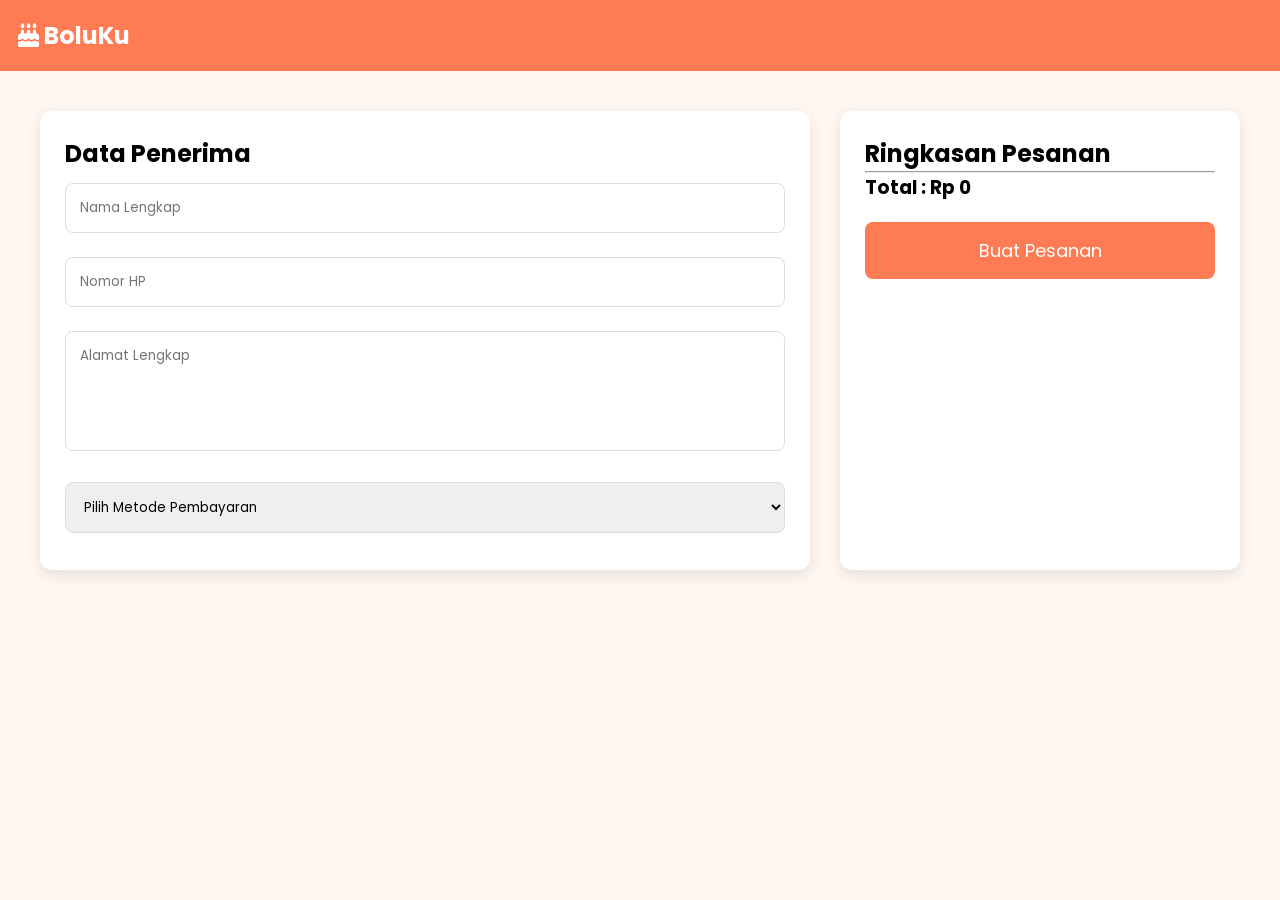
<file: checkout.html>
<!DOCTYPE html>
<html lang="id">
<head>

<meta charset="UTF-8">
<meta name="viewport" content="width=device-width, initial-scale=1.0">

<title>Checkout BoluKu</title>

<link rel="stylesheet" href="checkout.css">

<link href="https://fonts.googleapis.com/css2?family=Poppins:wght@300;400;500;600;700&display=swap" rel="stylesheet">

<link rel="stylesheet"
href="https://cdnjs.cloudflare.com/ajax/libs/font-awesome/6.5.2/css/all.min.css">

</head>
<body>

<header>

<nav>

<div class="logo">

<i class="fa-solid fa-cake-candles"></i>

<span>BoluKu</span>

</div>

</nav>

</header>

<div class="container">

<div class="kiri">

<h2>Data Penerima</h2>

<input type="text" id="nama" placeholder="Nama Lengkap">

<input type="text" id="telepon" placeholder="Nomor HP">

<textarea
id="alamat"
placeholder="Alamat Lengkap"></textarea>

<select id="pembayaran">

<option value="">Pilih Metode Pembayaran</option>

<option>Transfer Bank</option>

<option>E-Wallet</option>

<option>COD</option>

</select>

</div>

<div class="kanan">

<h2>Ringkasan Pesanan</h2>

<div id="checkout-items"></div>

<hr>

<h3>Total :
<span id="total"></span>
</h3>

<button id="pesan">

Buat Pesanan

</button>

</div>

</div>

<script src="checkout.js"></script>

</body>
</html>
</file>
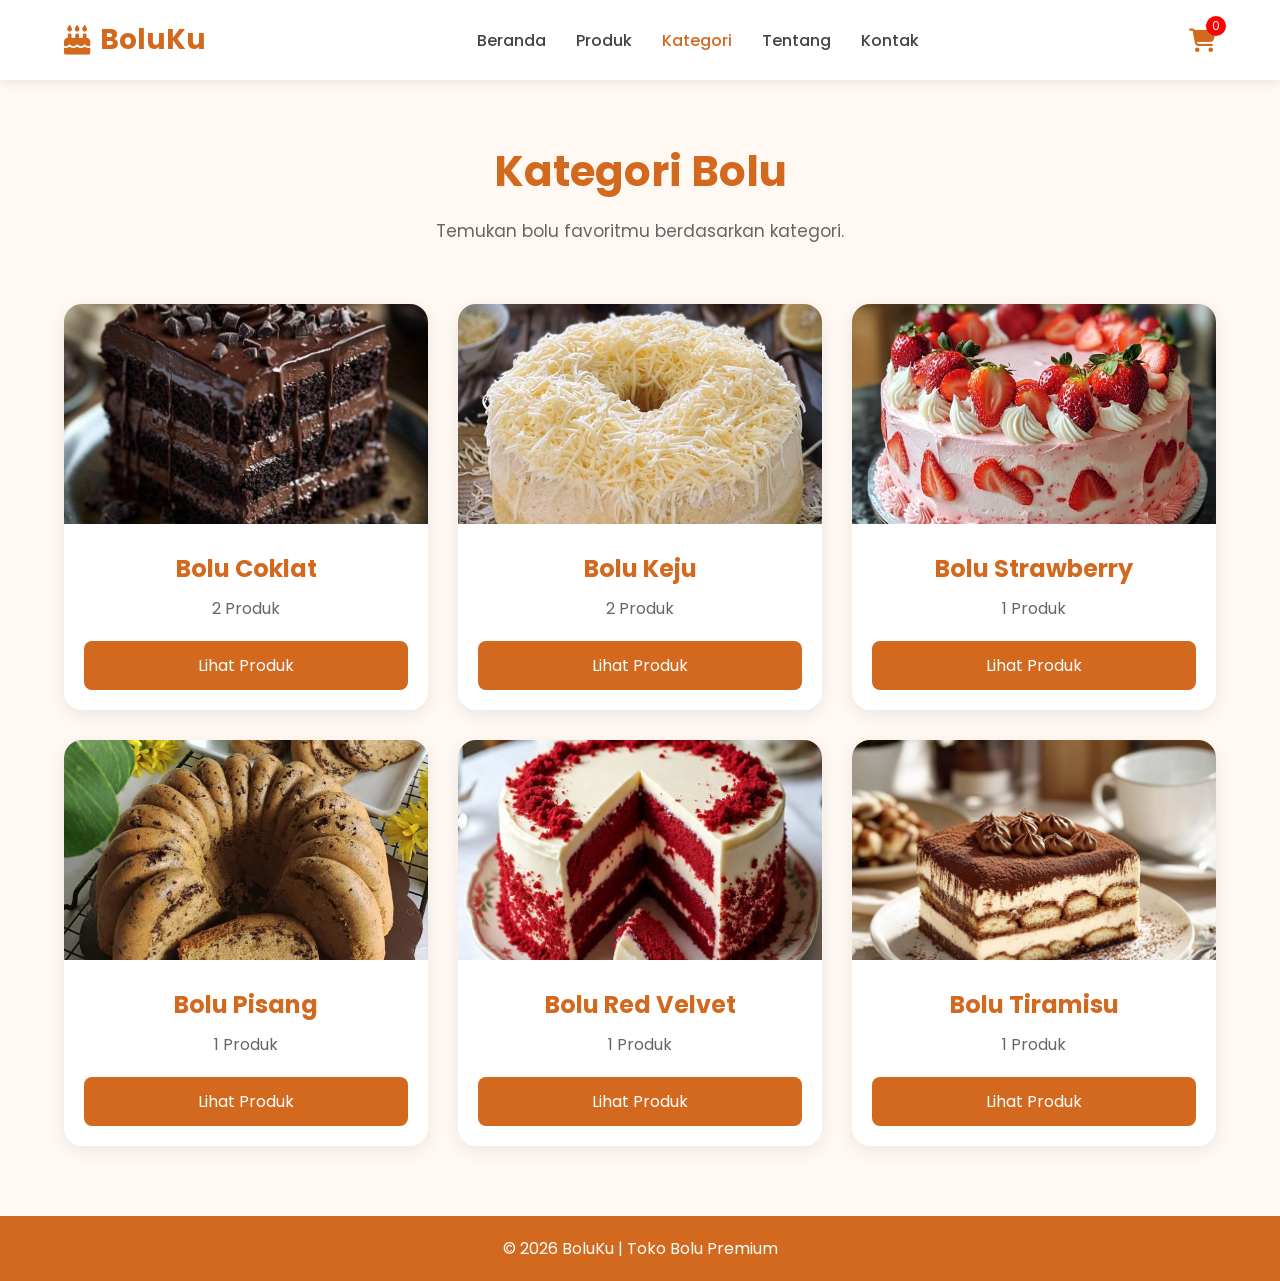
<file: kategori.html>
<!DOCTYPE html>
<html lang="id">
<head>

<meta charset="UTF-8">
<meta name="viewport" content="width=device-width, initial-scale=1.0">

<title>Kategori | BoluKu</title>

<link rel="stylesheet" href="kategori.css">

<link href="https://fonts.googleapis.com/css2?family=Poppins:wght@300;400;500;600;700&display=swap" rel="stylesheet">

<link rel="stylesheet"
href="https://cdnjs.cloudflare.com/ajax/libs/font-awesome/6.5.2/css/all.min.css">

</head>

<body>

<header>

<nav>

<div class="logo">
<i class="fa-solid fa-cake-candles"></i>
<span>BoluKu</span>
</div>

<ul>

<li><a href="index.html">Beranda</a></li>
<li><a href="produk.html">Produk</a></li>
<li><a href="kategori.html" class="active">Kategori</a></li>
<li><a href="tentang.html">Tentang</a></li>
<li><a href="kontak.html">Kontak</a></li>

</ul>

<div class="menu-icon">

<a href="keranjang.html">

<i class="fa-solid fa-cart-shopping"></i>

<span id="cart-count">0</span>

</a>

</div>

</nav>

</header>

<section class="hero">

<h1>Kategori Bolu</h1>

<p>
Temukan bolu favoritmu berdasarkan kategori.
</p>

</section>

<section class="kategori-container" id="kategori-list">

<!-- Diisi JavaScript -->

</section>

<footer>

<p>© 2026 BoluKu | Toko Bolu Premium</p>

</footer>

<script src="kategori.js"></script>

</body>
</html>
</file>
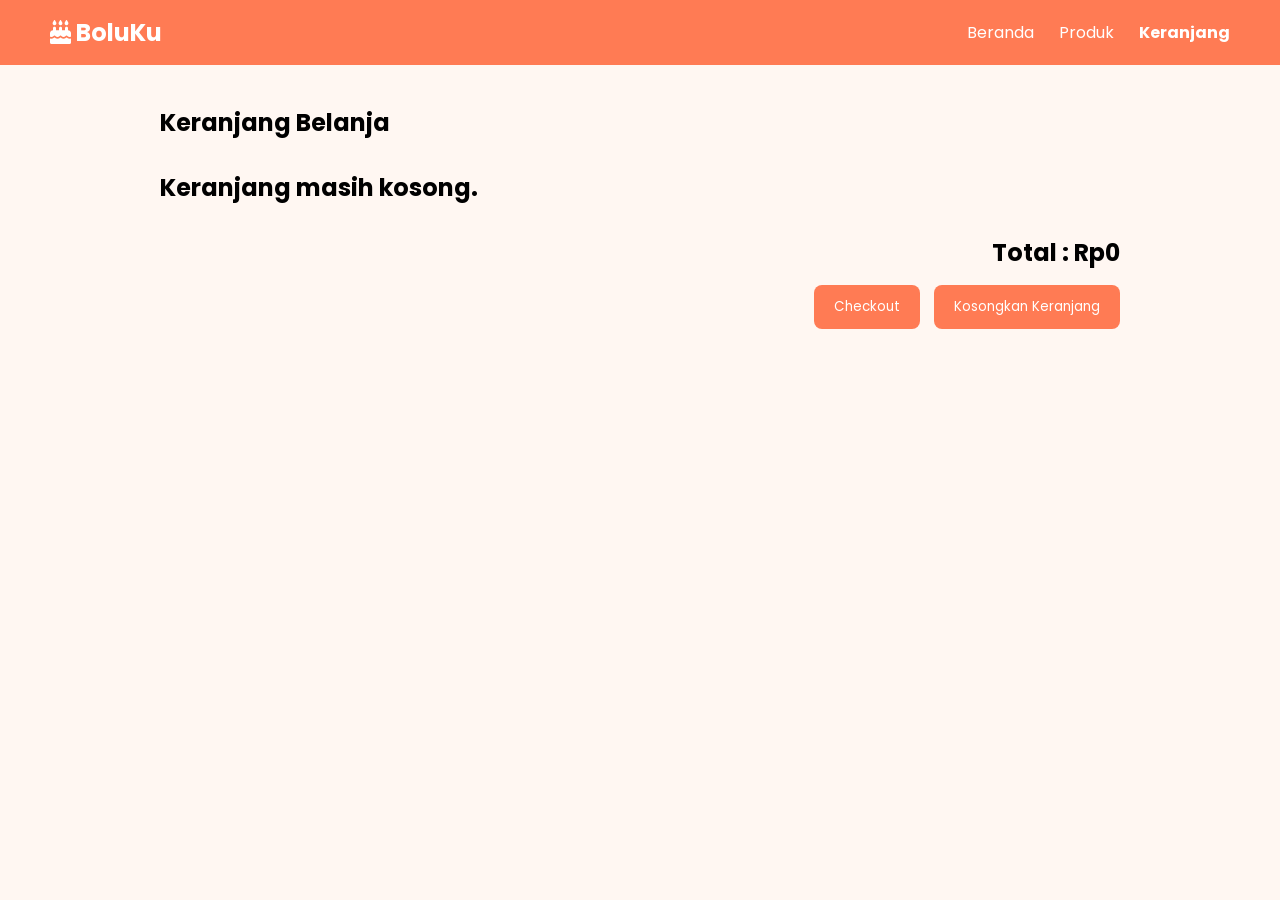
<file: keranjang.html>
<!DOCTYPE html>
<html lang="id">
<head>
    <meta charset="UTF-8">
    <meta name="viewport" content="width=device-width, initial-scale=1.0">
    <title>Keranjang Belanja - BoluKu</title>

    <link rel="stylesheet" href="keranjang.css">

    <link href="https://fonts.googleapis.com/css2?family=Poppins:wght@300;400;500;600;700&display=swap" rel="stylesheet">

    <link rel="stylesheet"
    href="https://cdnjs.cloudflare.com/ajax/libs/font-awesome/6.5.2/css/all.min.css">
</head>
<body>

<header>

<nav>

<div class="logo">
<i class="fa-solid fa-cake-candles"></i>
<span>BoluKu</span>
</div>

<ul>

<li><a href="index.html">Beranda</a></li>
<li><a href="produk.html">Produk</a></li>
<li><a href="keranjang.html" class="active">Keranjang</a></li>

</ul>

</nav>

</header>

<section class="cart">

<h1>Keranjang Belanja</h1>

<div id="cart-items"></div>

<div class="cart-total">

<h2>Total :
<span id="total-harga">
Rp0
</span>
</h2>

<button id="checkout">
Checkout
</button>

<button id="hapus-semua">
Kosongkan Keranjang
</button>

</div>

</section>

<script src="keranjang.js"></script>

</body>
</html>
</file>
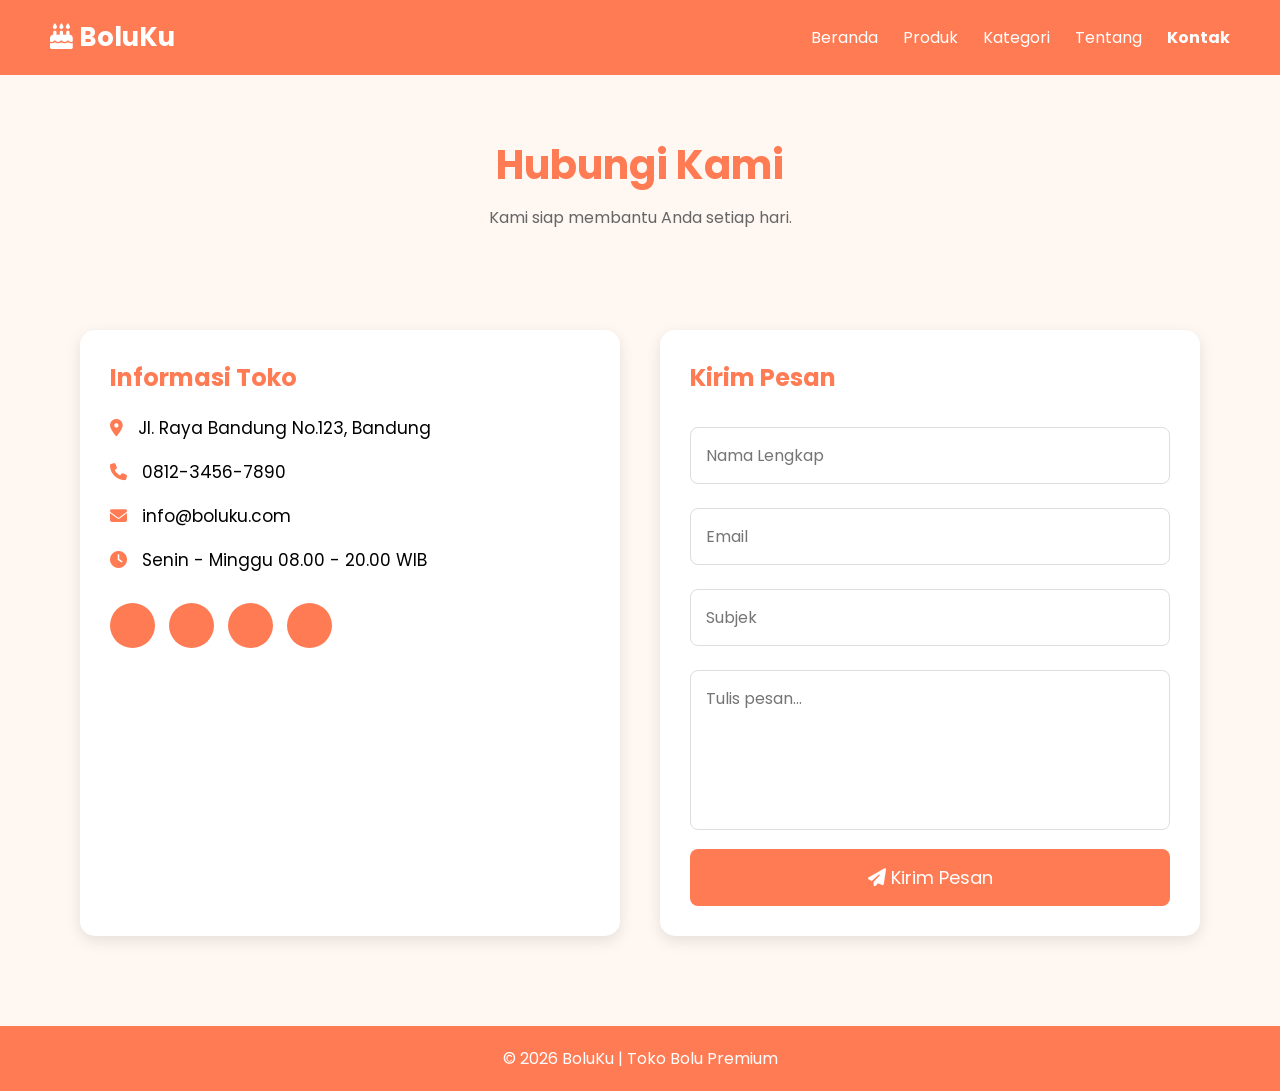
<file: kontak.html>
<!DOCTYPE html>
<html lang="id">
<head>

<meta charset="UTF-8">
<meta name="viewport" content="width=device-width, initial-scale=1.0">

<title>Kontak - BoluKu</title>

<link rel="stylesheet" href="kontak.css">

<link href="https://fonts.googleapis.com/css2?family=Poppins:wght@300;400;500;600;700&display=swap" rel="stylesheet">

<link rel="stylesheet"
href="https://cdnjs.cloudflare.com/ajax/libs/font-awesome/6.5.2/css/all.min.css">

</head>

<body>

<!-- Navbar -->

<header>

<nav>

<div class="logo">

<i class="fa-solid fa-cake-candles"></i>

<span>BoluKu</span>

</div>

<ul>

<li><a href="index.html">Beranda</a></li>
<li><a href="produk.html">Produk</a></li>
<li><a href="kategori.html">Kategori</a></li>
<li><a href="tentang.html">Tentang</a></li>
<li><a href="kontak.html" class="active">Kontak</a></li>

</ul>

</nav>

</header>

<!-- Hero -->

<section class="hero">

<h1>Hubungi Kami</h1>

<p>
Kami siap membantu Anda setiap hari.
</p>

</section>

<!-- Kontak -->

<section class="kontak-container">

<div class="info">

<h2>Informasi Toko</h2>

<p>

<i class="fa-solid fa-location-dot"></i>

Jl. Raya Bandung No.123, Bandung

</p>

<p>

<i class="fa-solid fa-phone"></i>

0812-3456-7890

</p>

<p>

<i class="fa-solid fa-envelope"></i>

info@boluku.com

</p>

<p>

<i class="fa-solid fa-clock"></i>

Senin - Minggu

08.00 - 20.00 WIB

</p>

<div class="sosial">

<a href="#"><i class="fab fa-facebook"></i></a>

<a href="#"><i class="fab fa-instagram"></i></a>

<a href="#"><i class="fab fa-whatsapp"></i></a>

<a href="#"><i class="fab fa-tiktok"></i></a>

</div>

</div>

<div class="form">

<h2>Kirim Pesan</h2>

<form id="contactForm">

<input
type="text"
id="nama"
placeholder="Nama Lengkap"
required>

<input
type="email"
id="email"
placeholder="Email"
required>

<input
type="text"
id="subjek"
placeholder="Subjek"
required>

<textarea
id="pesan"
placeholder="Tulis pesan..."
required></textarea>

<button type="submit">

<i class="fa-solid fa-paper-plane"></i>

Kirim Pesan

</button>

</form>

</div>

</section>

<footer>

<p>

© 2026 BoluKu | Toko Bolu Premium

</p>

</footer>

<script src="kontak.js"></script>

</body>
</html>
</file>
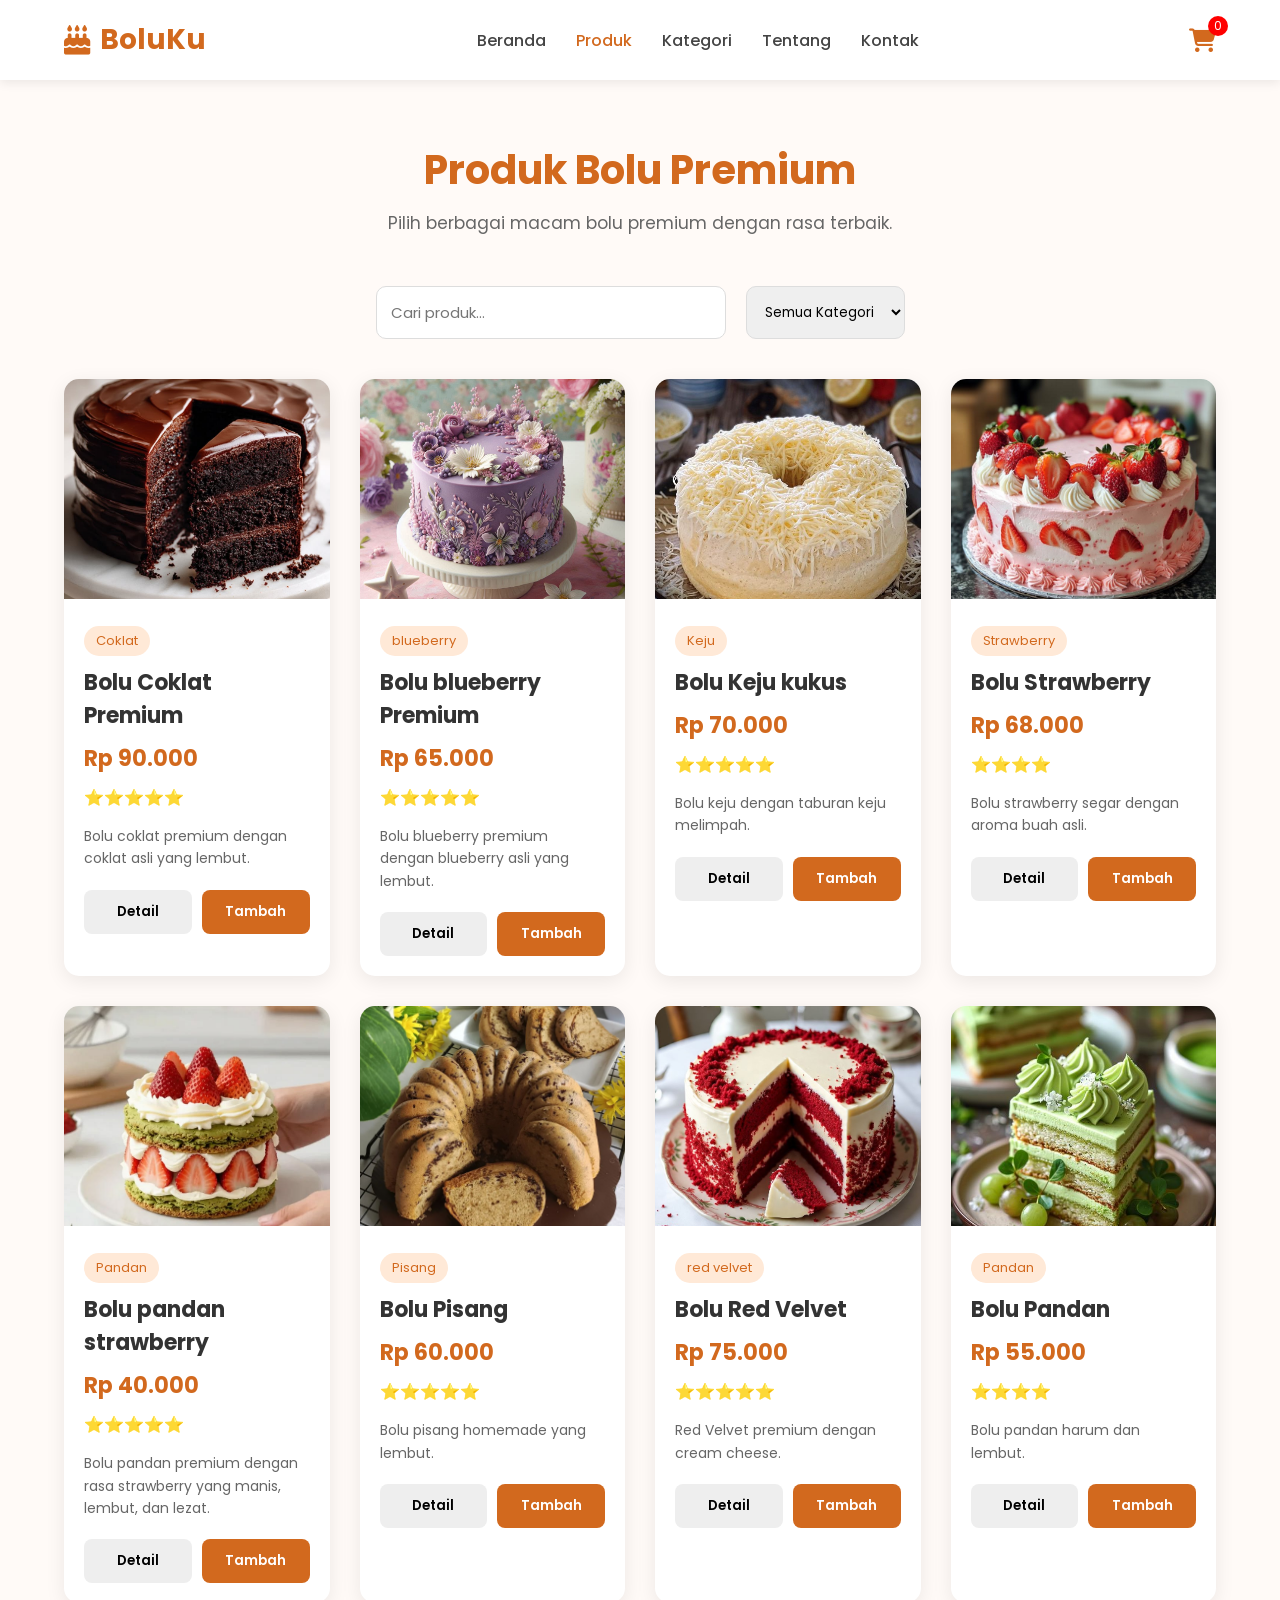
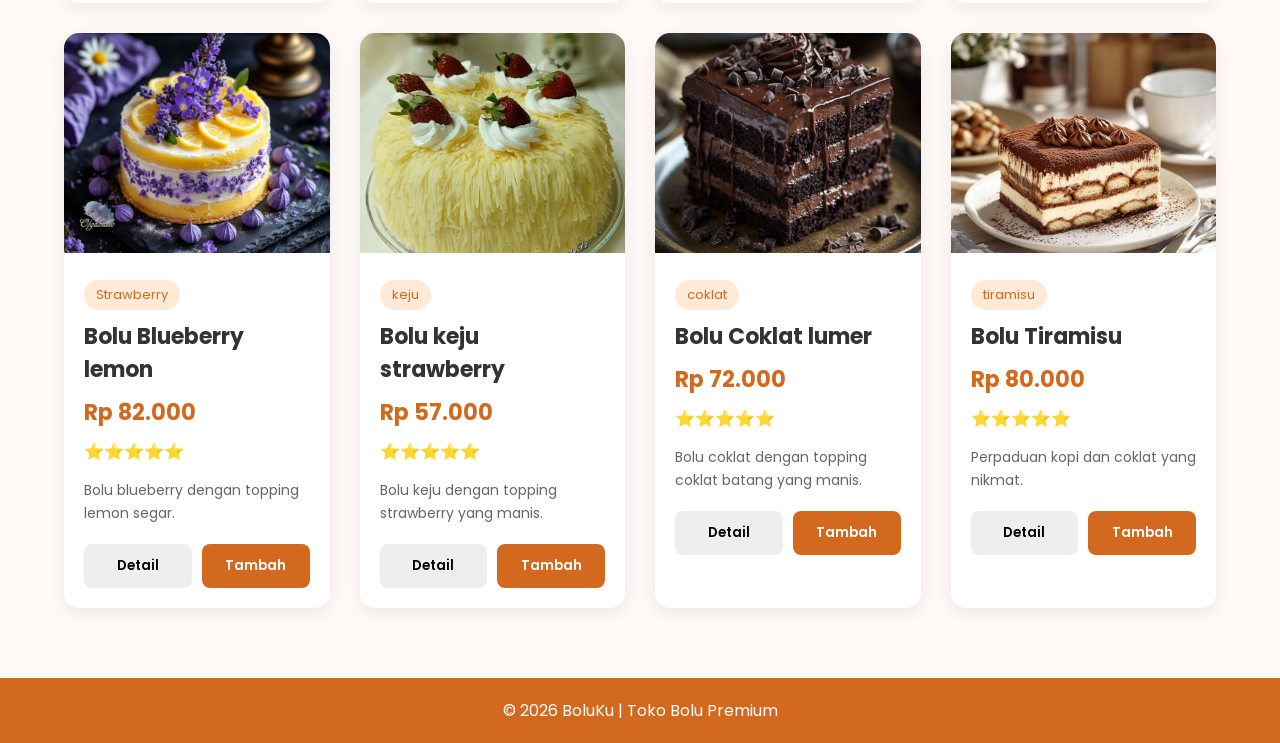
<file: pesanan.html>
<!DOCTYPE html>
<html lang="id">
<head>
<meta charset="UTF-8">
<meta name="viewport" content="width=device-width, initial-scale=1.0">

<title>Pesanan Berhasil - BoluKu</title>

<link rel="stylesheet" href="pesanan.css">

<link href="https://fonts.googleapis.com/css2?family=Poppins:wght@300;400;500;600;700&display=swap" rel="stylesheet">

<link rel="stylesheet"
href="https://cdnjs.cloudflare.com/ajax/libs/font-awesome/6.5.2/css/all.min.css">

</head>
<body>

<div class="success-card">

<i class="fa-solid fa-circle-check"></i>

<h1>Pesanan Berhasil!</h1>

<p>
Terima kasih telah berbelanja di <b>BoluKu</b>.
</p>

<div id="detail-pesanan"></div>

<div class="btn-group">

<a href="produk.html" class="btn">
Belanja Lagi
</a>

<a href="riwayat.html" class="btn orange">
Lihat Riwayat
</a>

</div>

</div>

<script src="pesanan.js"></script>

</body>
</html>
</file>
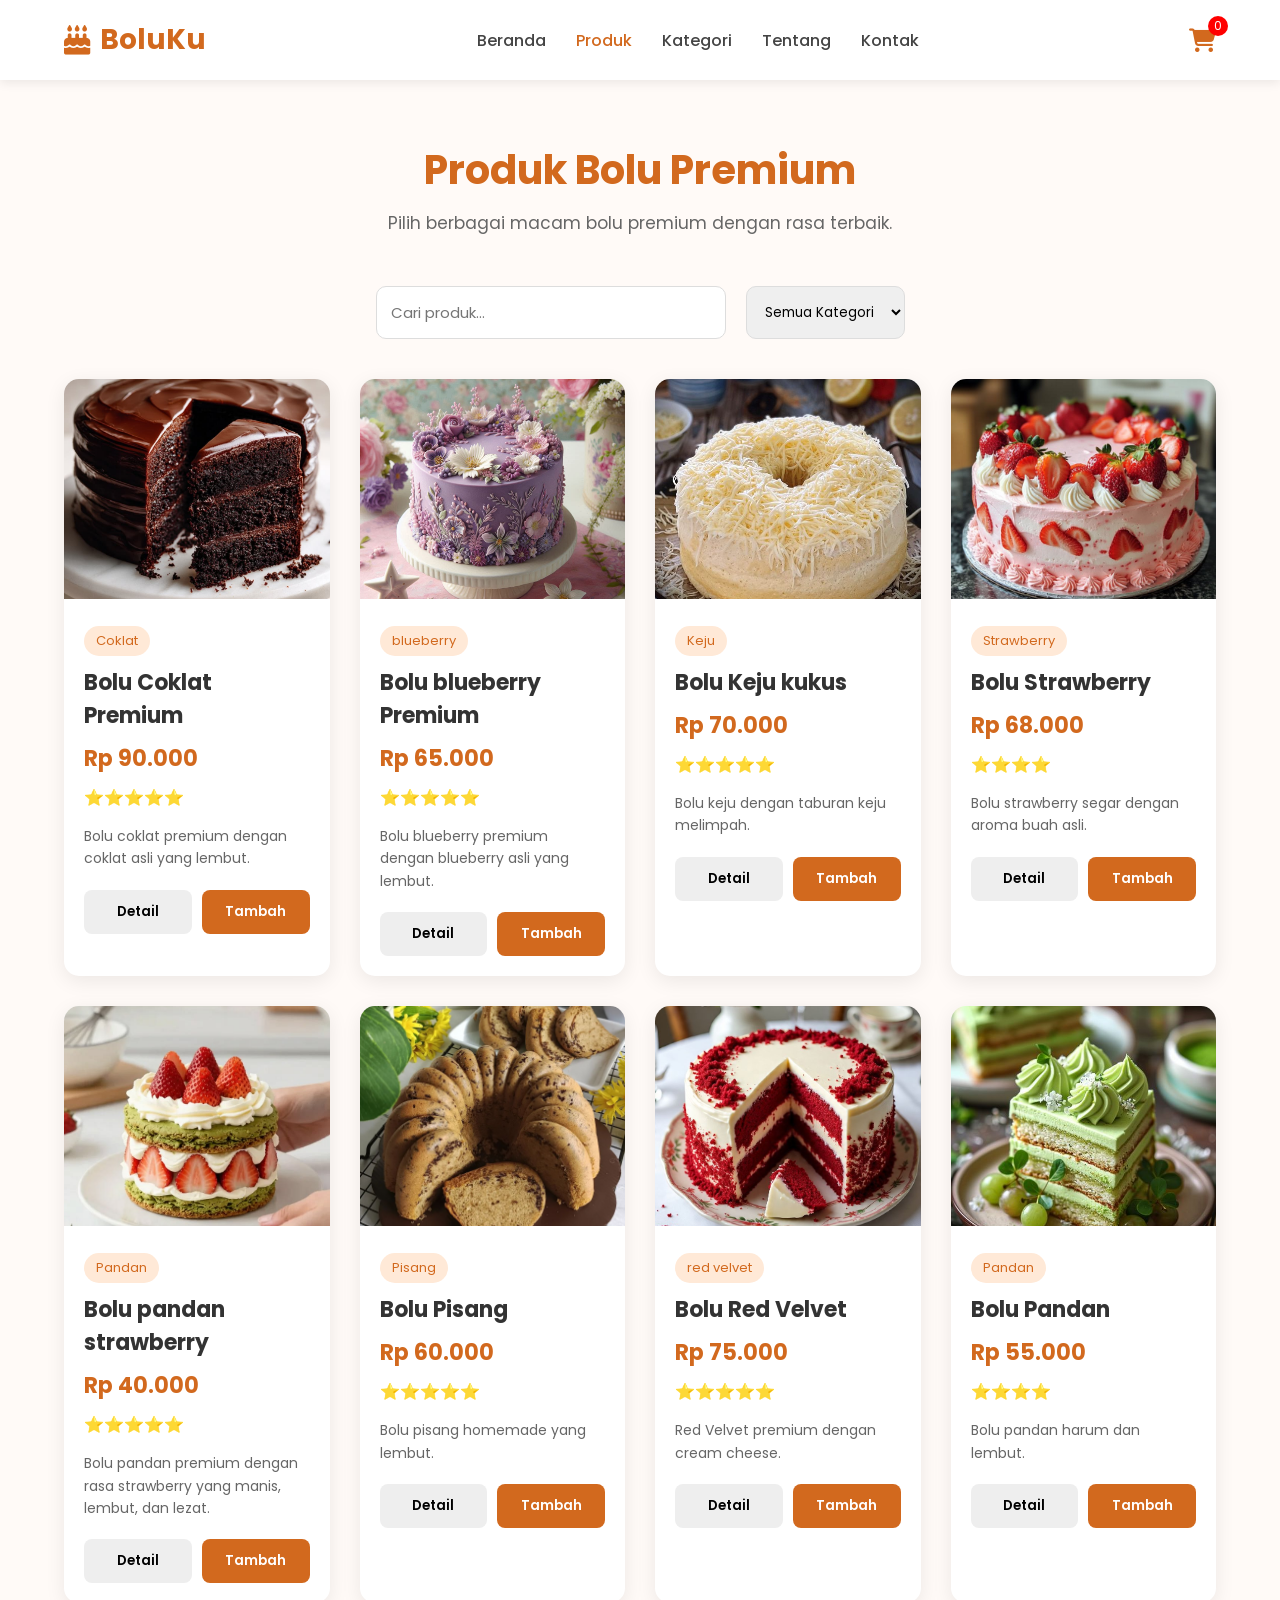
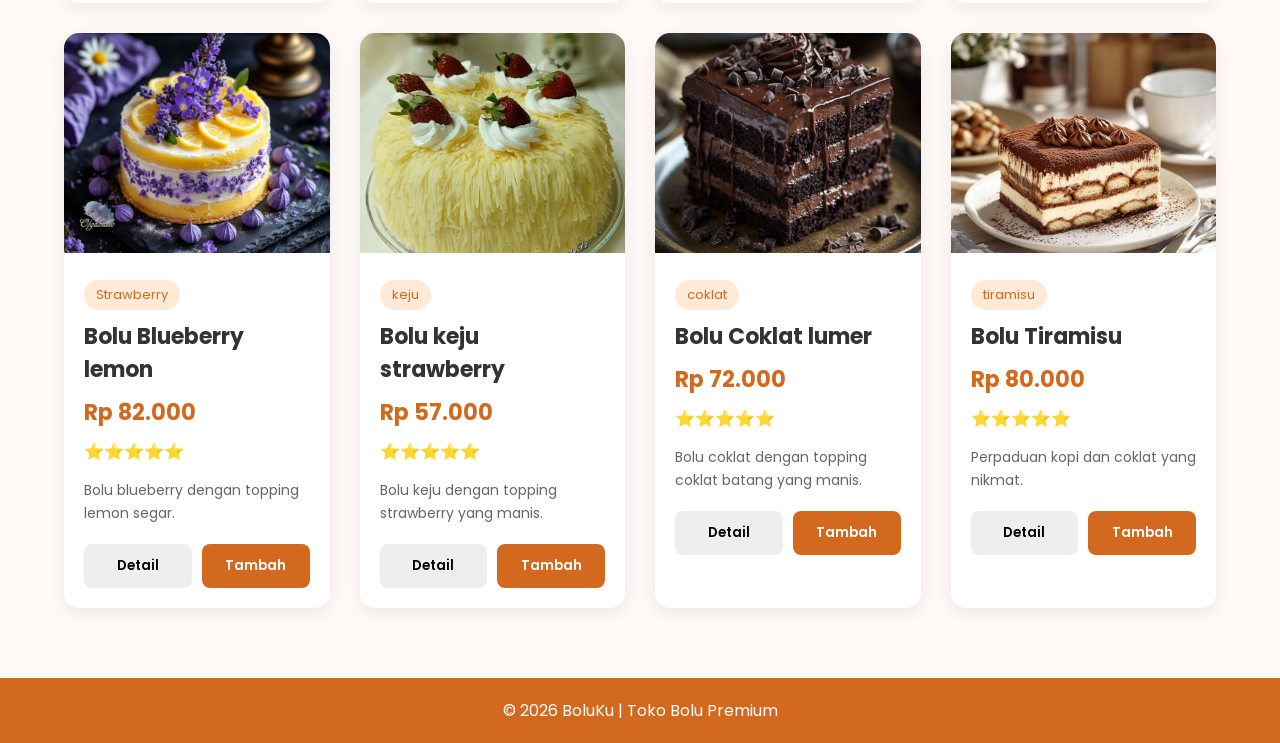
<file: produk.html>
<!DOCTYPE html>
<html lang="id">
<head>
    <meta charset="UTF-8">
    <meta name="viewport" content="width=device-width, initial-scale=1.0">
    <title>Produk - BoluKu</title>

    <link rel="stylesheet" href="produk.css">

    <link href="https://fonts.googleapis.com/css2?family=Poppins:wght@300;400;500;600;700&display=swap" rel="stylesheet">

    <link rel="stylesheet"
    href="https://cdnjs.cloudflare.com/ajax/libs/font-awesome/6.5.2/css/all.min.css">
</head>
<body>

<!-- ================= NAVBAR ================= -->

<header>

<nav>

<div class="logo">
<i class="fa-solid fa-cake-candles"></i>
<span>BoluKu</span>
</div>

<ul>

<li><a href="index.html">Beranda</a></li>
<li><a href="produk.html" class="active">Produk</a></li>
<li><a href="kategori.html">Kategori</a></li>
<li><a href="tentang.html">Tentang</a></li>
<li><a href="kontak.html">Kontak</a></li>

</ul>

<div class="menu-icon">

<a href="keranjang.html">
<i class="fa-solid fa-cart-shopping"></i>
<span id="cart-count">0</span>

</a>

</div>

</nav>

</header>

<!-- ================= JUDUL ================= -->

<section class="judul">

<h1>Produk Bolu Premium</h1>

<p>
Pilih berbagai macam bolu premium dengan rasa terbaik.
</p>

</section>

<!-- ================= SEARCH ================= -->

<section class="filter">

<input
type="text"
id="search"
placeholder="Cari produk..."
>

<select id="kategori">

<option value="Semua">Semua Kategori</option>
<option value="Coklat">Coklat</option>
<option value="Keju">Keju</option>
<option value="Strawberry">Strawberry</option>
<option value="Pisang">Pisang</option>

</select>

</section>

<!-- ================= PRODUK ================= -->

<section class="produk-container">

<div id="produk-list" class="produk-list">

<!-- Produk akan tampil dari JavaScript -->

</div>

</section>

<!-- ================= FOOTER ================= -->

<footer>

<p>
© 2026 BoluKu | Toko Bolu Premium
</p>

</footer>

<script src="produk.js"></script>

</body>
</html>
</file>
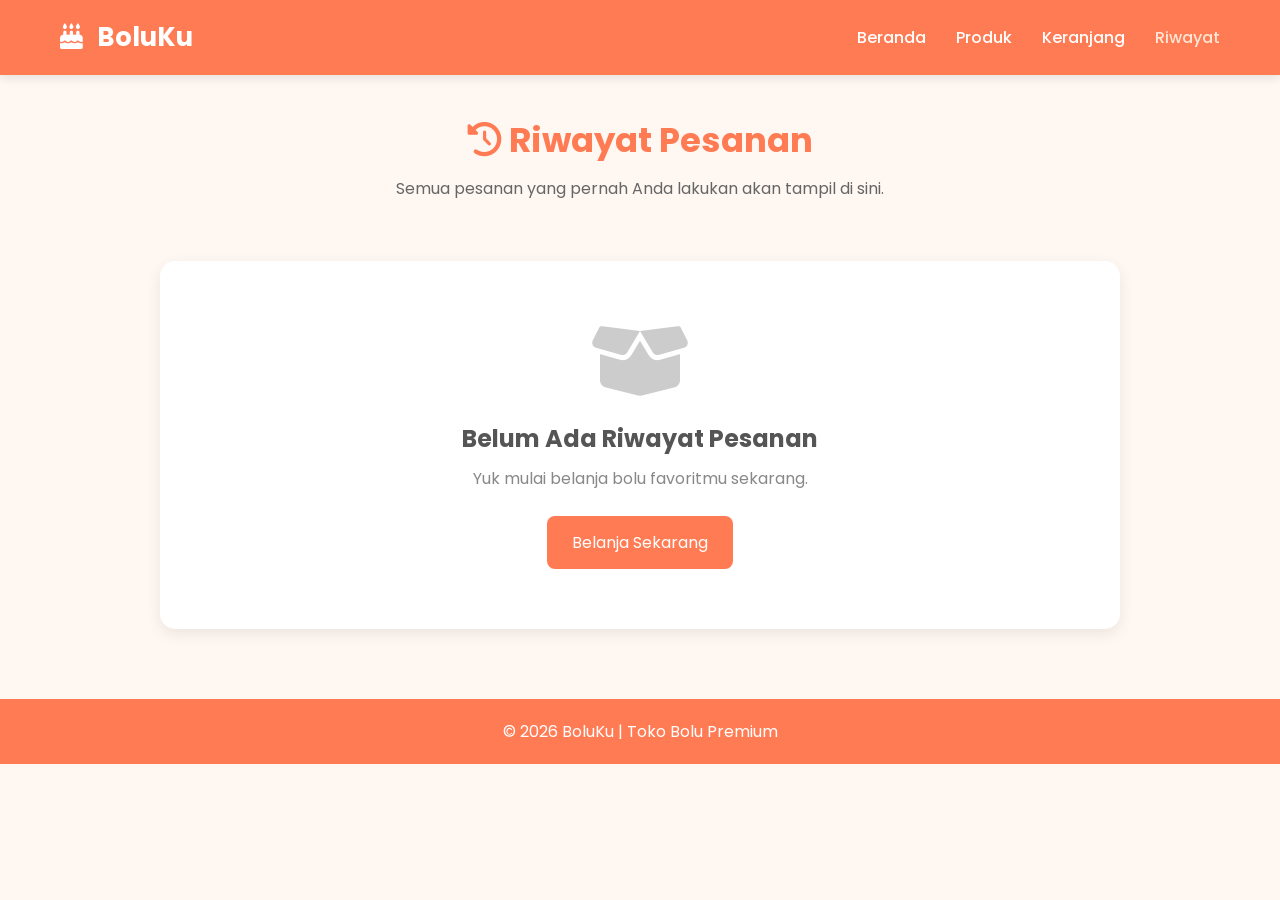
<file: riwayat.html>
<!DOCTYPE html>
<html lang="id">
<head>
    <meta charset="UTF-8">
    <meta name="viewport" content="width=device-width, initial-scale=1.0">
    <title>Riwayat Pesanan - BoluKu</title>

    <link rel="stylesheet" href="riwayat.css">

    <link href="https://fonts.googleapis.com/css2?family=Poppins:wght@300;400;500;600;700&display=swap" rel="stylesheet">

    <link rel="stylesheet"
    href="https://cdnjs.cloudflare.com/ajax/libs/font-awesome/6.5.2/css/all.min.css">
</head>

<body>

<!-- ================= NAVBAR ================= -->

<header>

<nav>

<div class="logo">
<i class="fa-solid fa-cake-candles"></i>
<span>BoluKu</span>
</div>

<ul>

<li><a href="index.html">Beranda</a></li>

<li><a href="produk.html">Produk</a></li>

<li><a href="keranjang.html">Keranjang</a></li>

<li><a href="riwayat.html" class="active">Riwayat</a></li>

</ul>

</nav>

</header>

<!-- ================= JUDUL ================= -->

<section class="judul">

<h1>
<i class="fa-solid fa-clock-rotate-left"></i>
Riwayat Pesanan
</h1>

<p>
Semua pesanan yang pernah Anda lakukan akan tampil di sini.
</p>

</section>

<!-- ================= DAFTAR PESANAN ================= -->

<section class="container">

<div id="riwayat-list">

<!-- Data dari JavaScript -->

</div>

</section>

<footer>

<p>
© 2026 BoluKu | Toko Bolu Premium
</p>

</footer>

<script src="riwayat.js"></script>

</body>
</html>
</file>
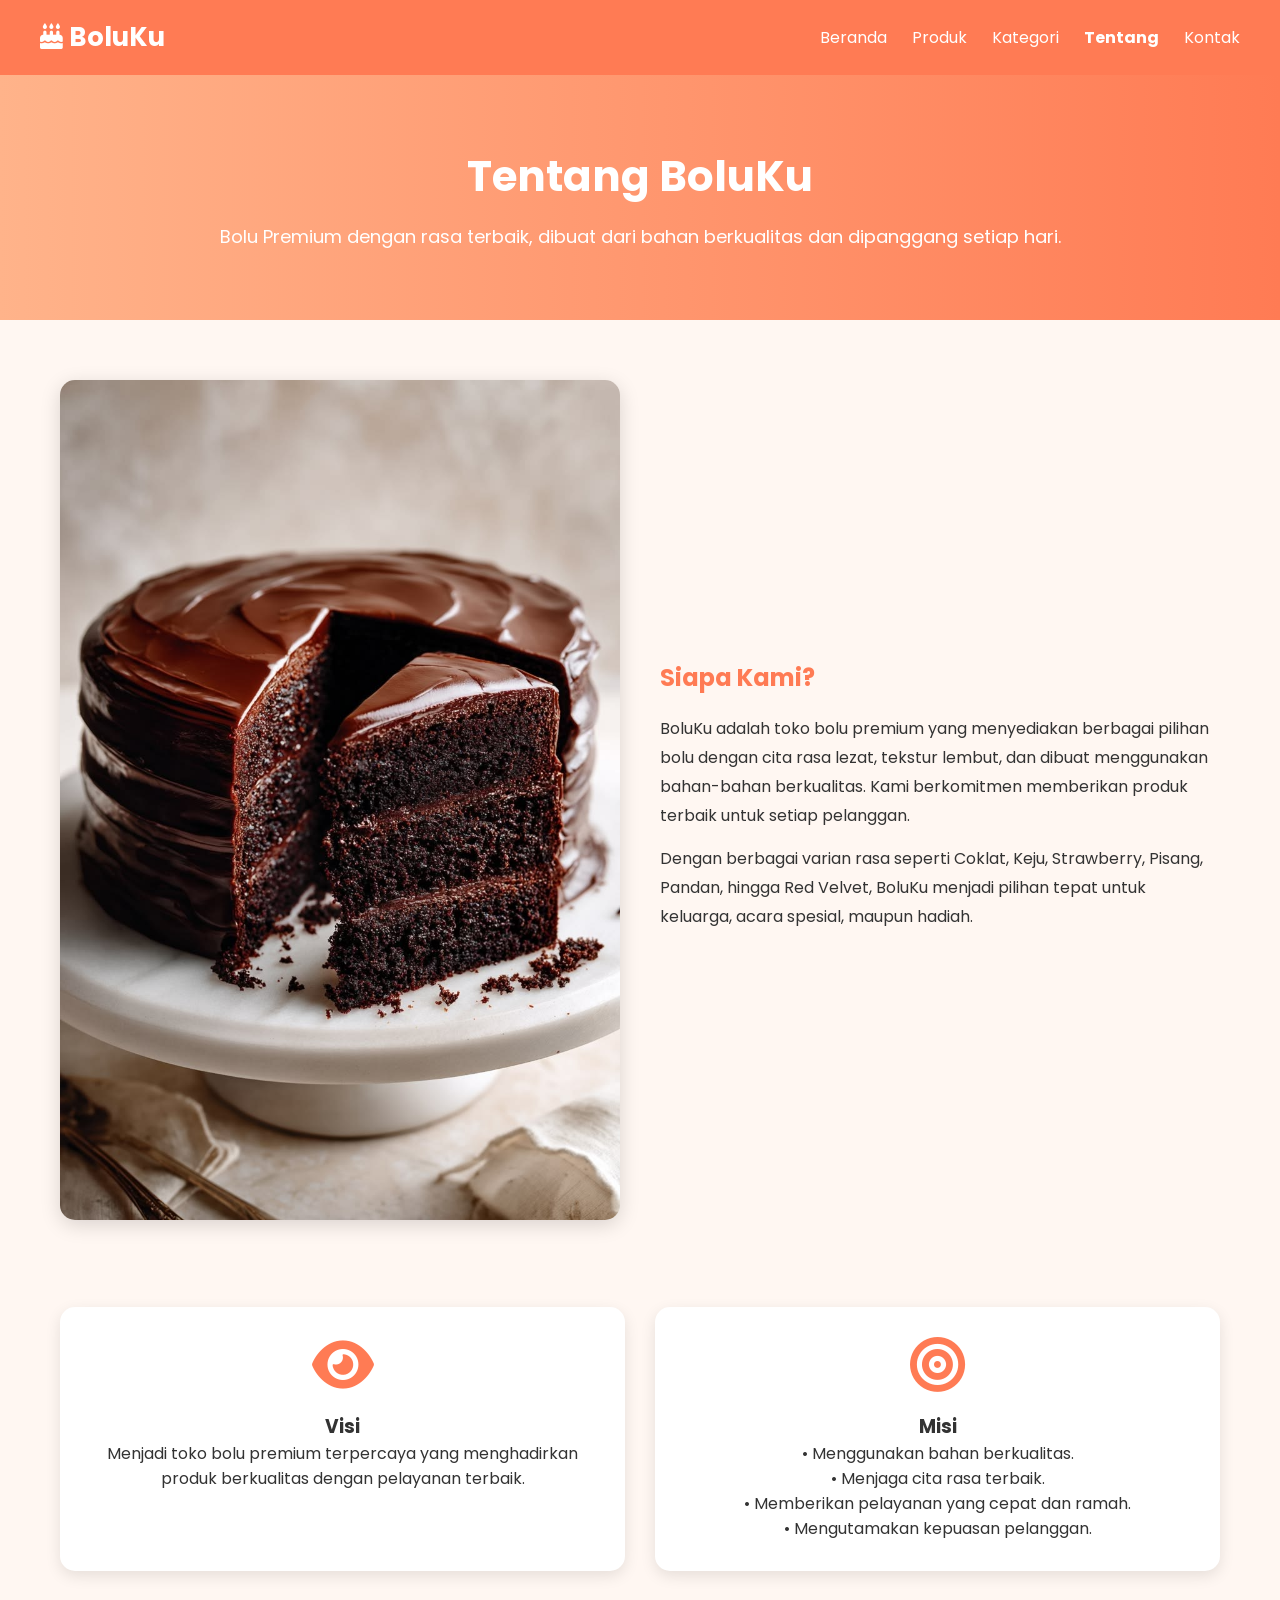
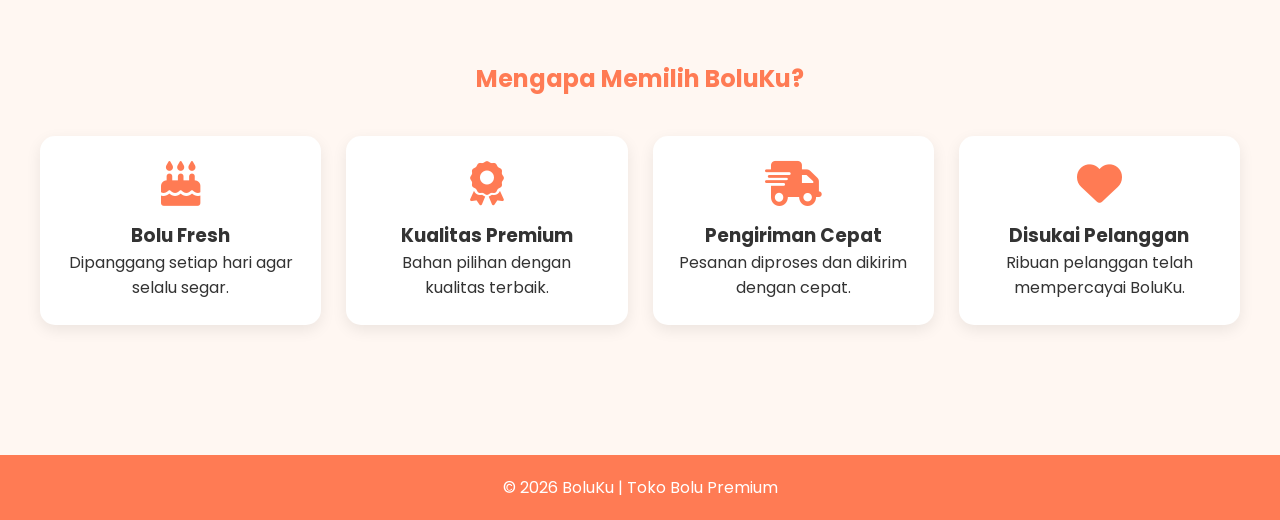
<file: tentang.html>
<!DOCTYPE html>
<html lang="id">
<head>
    <meta charset="UTF-8">
    <meta name="viewport" content="width=device-width, initial-scale=1.0">
    <title>Tentang Kami - BoluKu</title>

    <link rel="stylesheet" href="tentang.css">

    <link href="https://fonts.googleapis.com/css2?family=Poppins:wght@300;400;500;600;700&display=swap" rel="stylesheet">

    <link rel="stylesheet"
    href="https://cdnjs.cloudflare.com/ajax/libs/font-awesome/6.5.2/css/all.min.css">
</head>
<body>

<!-- ================= NAVBAR ================= -->

<header>

<nav>

<div class="logo">
<i class="fa-solid fa-cake-candles"></i>
<span>BoluKu</span>
</div>

<ul>
<li><a href="index.html">Beranda</a></li>
<li><a href="produk.html">Produk</a></li>
<li><a href="kategori.html">Kategori</a></li>
<li><a href="tentang.html" class="active">Tentang</a></li>
<li><a href="kontak.html">Kontak</a></li>
</ul>

</nav>

</header>

<!-- ================= HERO ================= -->

<section class="hero">

<h1>Tentang BoluKu</h1>

<p>
Bolu Premium dengan rasa terbaik, dibuat dari bahan berkualitas dan dipanggang setiap hari.
</p>

</section>

<!-- ================= TENTANG ================= -->

<section class="about">

<div class="about-image">

<img src="bolu coklat.jpg" alt="BoluKu">

</div>

<div class="about-text">

<h2>Siapa Kami?</h2>

<p>
BoluKu adalah toko bolu premium yang menyediakan berbagai pilihan bolu dengan cita rasa lezat, tekstur lembut, dan dibuat menggunakan bahan-bahan berkualitas. Kami berkomitmen memberikan produk terbaik untuk setiap pelanggan.
</p>

<p>
Dengan berbagai varian rasa seperti Coklat, Keju, Strawberry, Pisang, Pandan, hingga Red Velvet, BoluKu menjadi pilihan tepat untuk keluarga, acara spesial, maupun hadiah.
</p>

</div>

</section>

<!-- ================= VISI MISI ================= -->

<section class="visi-misi">

<div class="card">

<i class="fa-solid fa-eye"></i>

<h3>Visi</h3>

<p>
Menjadi toko bolu premium terpercaya yang menghadirkan produk berkualitas dengan pelayanan terbaik.
</p>

</div>

<div class="card">

<i class="fa-solid fa-bullseye"></i>

<h3>Misi</h3>

<p>
• Menggunakan bahan berkualitas.<br>
• Menjaga cita rasa terbaik.<br>
• Memberikan pelayanan yang cepat dan ramah.<br>
• Mengutamakan kepuasan pelanggan.
</p>

</div>

</section>

<!-- ================= KEUNGGULAN ================= -->

<section class="keunggulan">

<h2>Mengapa Memilih BoluKu?</h2>

<div class="fitur">

<div class="fitur-card">
<i class="fa-solid fa-cake-candles"></i>
<h3>Bolu Fresh</h3>
<p>Dipanggang setiap hari agar selalu segar.</p>
</div>

<div class="fitur-card">
<i class="fa-solid fa-award"></i>
<h3>Kualitas Premium</h3>
<p>Bahan pilihan dengan kualitas terbaik.</p>
</div>

<div class="fitur-card">
<i class="fa-solid fa-truck-fast"></i>
<h3>Pengiriman Cepat</h3>
<p>Pesanan diproses dan dikirim dengan cepat.</p>
</div>

<div class="fitur-card">
<i class="fa-solid fa-heart"></i>
<h3>Disukai Pelanggan</h3>
<p>Ribuan pelanggan telah mempercayai BoluKu.</p>
</div>

</div>

</section>

<!-- ================= FOOTER ================= -->

<footer>

<p>
© 2026 BoluKu | Toko Bolu Premium
</p>

</footer>

</body>
</html>
</file>
<file: checkout.css>
*{
margin:0;
padding:0;
box-sizing:border-box;
font-family:Poppins,sans-serif;
}

body{
background:#fff7f2;
}

header{
background:#ff7b54;
padding:18px;
color:white;
}

.logo{
font-size:24px;
font-weight:bold;
}

.container{

display:grid;

grid-template-columns:1fr 400px;

gap:30px;

padding:40px;

}

.kiri,
.kanan{

background:white;

padding:25px;

border-radius:12px;

box-shadow:0 5px 15px rgba(0,0,0,.1);

}

input,
textarea,
select{

width:100%;

padding:14px;

margin:12px 0;

border:1px solid #ddd;

border-radius:8px;

}

textarea{

height:120px;

resize:none;

}

.item{

display:flex;

justify-content:space-between;

margin:15px 0;

}

button{

width:100%;

padding:15px;

background:#ff7b54;

color:white;

font-size:18px;

border:none;

border-radius:8px;

cursor:pointer;

margin-top:20px;

}

button:hover{

background:#e86845;

}
</file>
<file: kategori.css>
/* ===========================
   RESET
=========================== */

*{
    margin:0;
    padding:0;
    box-sizing:border-box;
    font-family:'Poppins',sans-serif;
}

body{
    background:#fff8f3;
    color:#333;
}

/* ===========================
   NAVBAR
=========================== */

header{
    background:#fff;
    box-shadow:0 3px 10px rgba(0,0,0,.08);
    position:sticky;
    top:0;
    z-index:1000;
}

nav{
    width:90%;
    height:80px;
    margin:auto;
    display:flex;
    justify-content:space-between;
    align-items:center;
}

.logo{
    display:flex;
    align-items:center;
    gap:10px;
    color:#d2691e;
    font-size:28px;
    font-weight:bold;
}

.logo i{
    font-size:30px;
}

nav ul{
    display:flex;
    list-style:none;
    gap:30px;
}

nav ul li a{
    text-decoration:none;
    color:#444;
    font-weight:500;
    transition:.3s;
}

nav ul li a:hover,
nav ul li a.active{
    color:#d2691e;
}

.menu-icon a{
    color:#d2691e;
    text-decoration:none;
    font-size:24px;
    position:relative;
}

#cart-count{
    position:absolute;
    top:-8px;
    right:-10px;
    width:20px;
    height:20px;
    background:red;
    color:#fff;
    border-radius:50%;
    display:flex;
    justify-content:center;
    align-items:center;
    font-size:12px;
}

/* ===========================
   HERO
=========================== */

.hero{
    text-align:center;
    padding:60px 20px;
}

.hero h1{
    font-size:42px;
    color:#d2691e;
    margin-bottom:15px;
}

.hero p{
    font-size:17px;
    color:#666;
}

/* ===========================
   KATEGORI
=========================== */

.kategori-container{
    width:90%;
    margin:auto;
    display:grid;
    grid-template-columns:repeat(auto-fit,minmax(280px,1fr));
    gap:30px;
    padding-bottom:70px;
}

.card{
    background:#fff;
    border-radius:18px;
    overflow:hidden;
    box-shadow:0 5px 18px rgba(0,0,0,.08);
    transition:.3s;
}

.card:hover{
    transform:translateY(-8px);
}

.card img{
    width:100%;
    height:220px;
    object-fit:cover;
}

.card-body{
    padding:20px;
    text-align:center;
}

.card-body h2{
    color:#d2691e;
    margin-bottom:10px;
}

.card-body p{
    color:#666;
    margin-bottom:20px;
}

.card-body button{
    width:100%;
    padding:12px;
    border:none;
    border-radius:8px;
    background:#d2691e;
    color:#fff;
    font-size:16px;
    cursor:pointer;
    transition:.3s;
}

.card-body button:hover{
    background:#b45309;
}

/* ===========================
   FOOTER
=========================== */

footer{
    background:#d2691e;
    color:#fff;
    text-align:center;
    padding:20px;
}

/* ===========================
   RESPONSIVE
=========================== */

@media(max-width:768px){

nav{
    flex-direction:column;
    height:auto;
    padding:20px 0;
}

nav ul{
    flex-wrap:wrap;
    justify-content:center;
    margin:20px 0;
    gap:15px;
}

.hero h1{
    font-size:32px;
}

.hero p{
    font-size:15px;
}

.kategori-container{
    grid-template-columns:1fr;
}

.card img{
    height:200px;
}

}
</file>
<file: keranjang.css>
*{
    margin:0;
    padding:0;
    box-sizing:border-box;
    font-family:Poppins,sans-serif;
}

body{
    background:#fff7f2;
}

header{
    background:#ff7b54;
    padding:15px 50px;
}

nav{
    display:flex;
    justify-content:space-between;
    align-items:center;
}

.logo{
    color:white;
    font-size:24px;
    font-weight:700;
}

nav ul{
    display:flex;
    gap:25px;
    list-style:none;
}

nav ul li a{
    color:white;
    text-decoration:none;
}

.active{
    font-weight:bold;
}

.cart{
    max-width:1000px;
    margin:auto;
    padding:40px 20px;
}

.cart h1{
    margin-bottom:30px;
}

.cart-item{
    display:flex;
    justify-content:space-between;
    align-items:center;
    background:white;
    border-radius:10px;
    padding:15px;
    margin-bottom:15px;
    box-shadow:0 3px 10px rgba(0,0,0,.1);
}

.cart-item img{
    width:100px;
    height:100px;
    object-fit:cover;
    border-radius:10px;
}

.info{
    flex:1;
    margin-left:20px;
}

.info h3{
    margin-bottom:8px;
}

.qty{
    display:flex;
    align-items:center;
    gap:10px;
    margin-top:10px;
}

.qty button{
    width:30px;
    height:30px;
    border:none;
    background:#ff7b54;
    color:white;
    cursor:pointer;
    border-radius:5px;
}

.hapus{
    background:red;
    color:white;
    border:none;
    padding:10px 15px;
    border-radius:5px;
    cursor:pointer;
}

.cart-total{
    margin-top:30px;
    text-align:right;
}

.cart-total button{
    margin-top:15px;
    padding:12px 20px;
    border:none;
    border-radius:8px;
    cursor:pointer;
    background:#ff7b54;
    color:white;
    margin-left:10px;
}
</file>
<file: kontak.css>
*{
margin:0;
padding:0;
box-sizing:border-box;
font-family:Poppins,sans-serif;
}

body{
background:#fff7f2;
}

header{
background:#ff7b54;
padding:18px 50px;
}

nav{
display:flex;
justify-content:space-between;
align-items:center;
}

.logo{
color:white;
font-size:26px;
font-weight:700;
}

nav ul{
display:flex;
gap:25px;
list-style:none;
}

nav a{
text-decoration:none;
color:white;
}

.active{
font-weight:bold;
}

.hero{
text-align:center;
padding:60px 20px;
}

.hero h1{
font-size:40px;
color:#ff7b54;
margin-bottom:10px;
}

.hero p{
color:#666;
}

.kontak-container{

max-width:1200px;

margin:auto;

display:grid;

grid-template-columns:1fr 1fr;

gap:40px;

padding:40px;

}

.info,
.form{

background:white;

padding:30px;

border-radius:15px;

box-shadow:0 5px 15px rgba(0,0,0,.1);

}

.info h2,
.form h2{

margin-bottom:20px;

color:#ff7b54;

}

.info p{

margin:18px 0;

font-size:17px;

}

.info i{

color:#ff7b54;

margin-right:10px;

}

.sosial{

margin-top:30px;

}

.sosial a{

display:inline-block;

width:45px;

height:45px;

line-height:45px;

text-align:center;

background:#ff7b54;

color:white;

border-radius:50%;

margin-right:10px;

font-size:20px;

transition:.3s;

}

.sosial a:hover{

background:#ff5f2e;

}

input,
textarea{

width:100%;

padding:15px;

margin:12px 0;

border:1px solid #ddd;

border-radius:8px;

font-size:16px;

}

textarea{

height:160px;

resize:none;

}

button{

width:100%;

padding:15px;

background:#ff7b54;

border:none;

border-radius:8px;

color:white;

font-size:18px;

cursor:pointer;

transition:.3s;

}

button:hover{

background:#ff5f2e;

}

footer{

margin-top:50px;

background:#ff7b54;

color:white;

text-align:center;

padding:20px;

}

@media(max-width:768px){

.kontak-container{

grid-template-columns:1fr;

}

nav{

flex-direction:column;

gap:15px;

}

nav ul{

flex-wrap:wrap;

justify-content:center;

}

}
</file>
<file: pesanan.css>
*{
margin:0;
padding:0;
box-sizing:border-box;
font-family:Poppins,sans-serif;
}

body{

background:#fff7f2;

display:flex;

justify-content:center;

align-items:center;

height:100vh;

}

.success-card{

background:white;

padding:40px;

width:600px;

border-radius:15px;

box-shadow:0 10px 30px rgba(0,0,0,.1);

text-align:center;

}

.success-card i{

font-size:80px;

color:#28a745;

margin-bottom:20px;

}

.success-card h1{

margin-bottom:15px;

}

.success-card p{

color:#666;

margin-bottom:30px;

}

#detail-pesanan{

text-align:left;

background:#fafafa;

padding:20px;

border-radius:10px;

margin-bottom:25px;

}

.item{

display:flex;

justify-content:space-between;

margin:10px 0;

}

.total{

margin-top:15px;

font-size:20px;

font-weight:bold;

color:#ff7b54;

}

.btn-group{

display:flex;

justify-content:center;

gap:20px;

}

.btn{

padding:14px 30px;

background:#28a745;

color:white;

text-decoration:none;

border-radius:8px;

}

.orange{

background:#ff7b54;

}
</file>
<file: produk.css>
/* =========================
   RESET
========================= */

*{
    margin:0;
    padding:0;
    box-sizing:border-box;
    font-family:'Poppins',sans-serif;
}

body{
    background:#fffaf7;
    color:#333;
}

/* =========================
   NAVBAR
========================= */

header{
    width:100%;
    background:#ffffff;
    box-shadow:0 3px 10px rgba(0,0,0,.08);
    position:sticky;
    top:0;
    z-index:999;
}

nav{
    width:90%;
    margin:auto;
    height:80px;
    display:flex;
    justify-content:space-between;
    align-items:center;
}

.logo{
    display:flex;
    align-items:center;
    gap:10px;
    font-size:28px;
    color:#d2691e;
    font-weight:700;
}

.logo i{
    font-size:30px;
}

nav ul{
    display:flex;
    list-style:none;
    gap:30px;
}

nav ul li a{
    text-decoration:none;
    color:#444;
    font-weight:500;
    transition:.3s;
}

nav ul li a:hover,
nav ul li a.active{
    color:#d2691e;
}

.menu-icon a{
    position:relative;
    color:#d2691e;
    font-size:24px;
    text-decoration:none;
}

#cart-count{
    position:absolute;
    top:-8px;
    right:-12px;
    width:20px;
    height:20px;
    background:red;
    color:#fff;
    border-radius:50%;
    display:flex;
    justify-content:center;
    align-items:center;
    font-size:12px;
}

/* =========================
   JUDUL
========================= */

.judul{
    text-align:center;
    padding:60px 20px 30px;
}

.judul h1{
    font-size:40px;
    color:#d2691e;
    margin-bottom:10px;
}

.judul p{
    color:#666;
    font-size:17px;
}

/* =========================
   FILTER
========================= */

.filter{
    width:90%;
    margin:20px auto 40px;
    display:flex;
    justify-content:center;
    gap:20px;
    flex-wrap:wrap;
}

.filter input{
    width:350px;
    padding:14px;
    border:1px solid #ddd;
    border-radius:10px;
    outline:none;
    font-size:15px;
}

.filter select{
    padding:14px;
    border-radius:10px;
    border:1px solid #ddd;
    cursor:pointer;
}

/* =========================
   PRODUK
========================= */

.produk-container{
    width:90%;
    margin:auto;
    padding-bottom:70px;
}

.produk-list{
    display:grid;
    grid-template-columns:repeat(auto-fit,minmax(260px,1fr));
    gap:30px;
}

.card{
    background:#fff;
    border-radius:15px;
    overflow:hidden;
    box-shadow:0 5px 20px rgba(0,0,0,.08);
    transition:.3s;
}

.card:hover{
    transform:translateY(-8px);
}

.card img{
    width:100%;
    height:220px;
    object-fit:cover;
}

.card-body{
    padding:20px;
}

.kategori{
    display:inline-block;
    background:#ffe9d7;
    color:#d2691e;
    padding:5px 12px;
    border-radius:20px;
    font-size:13px;
    margin-bottom:10px;
}

.card h3{
    margin-bottom:10px;
    font-size:22px;
}

.harga{
    color:#d2691e;
    font-size:22px;
    font-weight:bold;
    margin-bottom:10px;
}

.rating{
    color:#ffc107;
    margin-bottom:15px;
}

.card p{
    color:#666;
    font-size:14px;
    line-height:1.6;
}

.button-group{
    display:flex;
    gap:10px;
    margin-top:20px;
}

.button-group button{
    flex:1;
    padding:12px;
    border:none;
    border-radius:8px;
    cursor:pointer;
    transition:.3s;
    font-weight:600;
}

.detail{
    background:#eeeeee;
}

.detail:hover{
    background:#dcdcdc;
}

.cart{
    background:#d2691e;
    color:white;
}

.cart:hover{
    background:#b45309;
}

/* =========================
   FOOTER
========================= */

footer{
    background:#d2691e;
    color:white;
    text-align:center;
    padding:20px;
}

/* =========================
   RESPONSIVE
========================= */

@media(max-width:768px){

nav{
    flex-direction:column;
    height:auto;
    padding:20px 0;
}

nav ul{
    flex-wrap:wrap;
    justify-content:center;
    margin:20px 0;
}

.judul h1{
    font-size:30px;
}

.filter input{
    width:100%;
}

.filter select{
    width:100%;
}

.button-group{
    flex-direction:column;
}

}
</file>
<file: riwayat.css>
/* =========================
   RESET
========================= */

*{
    margin:0;
    padding:0;
    box-sizing:border-box;
    font-family:'Poppins',sans-serif;
}

body{
    background:#fff7f2;
    color:#333;
}

/* =========================
   NAVBAR
========================= */

header{
    background:#ff7b54;
    box-shadow:0 3px 10px rgba(0,0,0,.1);
}

nav{
    max-width:1200px;
    margin:auto;
    display:flex;
    justify-content:space-between;
    align-items:center;
    padding:18px 20px;
}

.logo{
    color:white;
    font-size:26px;
    font-weight:700;
}

.logo i{
    margin-right:8px;
}

nav ul{
    display:flex;
    list-style:none;
    gap:30px;
}

nav ul li a{
    text-decoration:none;
    color:white;
    font-weight:500;
    transition:.3s;
}

nav ul li a:hover,
nav ul li a.active{
    color:#ffe6d5;
}

/* =========================
   JUDUL
========================= */

.judul{
    text-align:center;
    padding:40px 20px;
}

.judul h1{
    font-size:34px;
    color:#ff7b54;
    margin-bottom:10px;
}

.judul p{
    color:#666;
}

/* =========================
   CONTAINER
========================= */

.container{
    max-width:1000px;
    margin:auto;
    padding:20px;
}

/* =========================
   CARD PESANAN
========================= */

.card-riwayat{
    background:white;
    border-radius:15px;
    padding:25px;
    margin-bottom:25px;
    box-shadow:0 5px 15px rgba(0,0,0,.08);
    transition:.3s;
}

.card-riwayat:hover{
    transform:translateY(-5px);
}

.header-card{
    display:flex;
    justify-content:space-between;
    align-items:center;
    border-bottom:1px solid #eee;
    padding-bottom:15px;
    margin-bottom:15px;
}

.kode{
    font-size:18px;
    font-weight:600;
    color:#ff7b54;
}

.status{
    background:#28a745;
    color:white;
    padding:6px 15px;
    border-radius:20px;
    font-size:14px;
}

/* =========================
   DETAIL
========================= */

.detail p{
    margin:8px 0;
    color:#555;
}

.detail strong{
    color:#333;
}

/* =========================
   PRODUK
========================= */

.produk-list{
    margin-top:15px;
}

.produk-item{
    display:flex;
    justify-content:space-between;
    align-items:center;
    padding:12px 0;
    border-bottom:1px dashed #ddd;
}

.produk-item:last-child{
    border-bottom:none;
}

.nama-produk{
    font-weight:500;
}

.jumlah{
    color:#666;
}

.harga{
    color:#ff7b54;
    font-weight:bold;
}

/* =========================
   TOTAL
========================= */

.total{
    text-align:right;
    margin-top:20px;
    font-size:22px;
    font-weight:700;
    color:#ff7b54;
}

/* =========================
   BUTTON
========================= */

.button-group{
    margin-top:20px;
    display:flex;
    justify-content:flex-end;
    gap:15px;
}

.btn{
    text-decoration:none;
    padding:12px 20px;
    border-radius:8px;
    color:white;
    transition:.3s;
    font-size:15px;
}

.btn-detail{
    background:#3498db;
}

.btn-detail:hover{
    background:#2b7db6;
}

.btn-hapus{
    background:#e74c3c;
}

.btn-hapus:hover{
    background:#c0392b;
}

/* =========================
   KOSONG
========================= */

.kosong{
    text-align:center;
    background:white;
    padding:60px 20px;
    border-radius:15px;
    box-shadow:0 5px 15px rgba(0,0,0,.08);
}

.kosong i{
    font-size:80px;
    color:#ccc;
    margin-bottom:20px;
}

.kosong h2{
    color:#555;
    margin-bottom:10px;
}

.kosong p{
    color:#888;
}

.kosong a{
    display:inline-block;
    margin-top:25px;
    background:#ff7b54;
    color:white;
    text-decoration:none;
    padding:14px 25px;
    border-radius:8px;
    transition:.3s;
}

.kosong a:hover{
    background:#ff6331;
}

/* =========================
   FOOTER
========================= */

footer{
    margin-top:50px;
    background:#ff7b54;
    color:white;
    text-align:center;
    padding:20px;
}

/* =========================
   RESPONSIVE
========================= */

@media(max-width:768px){

nav{
    flex-direction:column;
    gap:15px;
}

nav ul{
    flex-wrap:wrap;
    justify-content:center;
}

.header-card{
    flex-direction:column;
    align-items:flex-start;
    gap:10px;
}

.produk-item{
    flex-direction:column;
    align-items:flex-start;
    gap:8px;
}

.button-group{
    flex-direction:column;
}

.btn{
    width:100%;
    text-align:center;
}

.total{
    text-align:left;
}

}
</file>
<file: tentang.css>
*{
margin:0;
padding:0;
box-sizing:border-box;
font-family:Poppins,sans-serif;
}

body{
background:#fff7f2;
color:#333;
}

/* Navbar */

header{
background:#ff7b54;
padding:18px 40px;
}

nav{
display:flex;
justify-content:space-between;
align-items:center;
}

.logo{
color:white;
font-size:26px;
font-weight:700;
}

nav ul{
display:flex;
list-style:none;
gap:25px;
}

nav ul li a{
text-decoration:none;
color:white;
}

.active{
font-weight:bold;
}

/* Hero */

.hero{
text-align:center;
padding:70px 20px;
background:linear-gradient(to right,#ffb38a,#ff7b54);
color:white;
}

.hero h1{
font-size:42px;
margin-bottom:15px;
}

.hero p{
font-size:18px;
}

/* About */

.about{
max-width:1200px;
margin:60px auto;
display:grid;
grid-template-columns:1fr 1fr;
gap:40px;
align-items:center;
padding:0 20px;
}

.about img{
width:100%;
border-radius:15px;
box-shadow:0 5px 20px rgba(0,0,0,.15);
}

.about-text h2{
color:#ff7b54;
margin-bottom:20px;
}

.about-text p{
margin-bottom:15px;
line-height:1.8;
}

/* Visi Misi */

.visi-misi{
max-width:1200px;
margin:auto;
display:grid;
grid-template-columns:repeat(auto-fit,minmax(300px,1fr));
gap:30px;
padding:20px;
}

.card{
background:white;
padding:30px;
text-align:center;
border-radius:15px;
box-shadow:0 5px 15px rgba(0,0,0,.1);
}

.card i{
font-size:55px;
color:#ff7b54;
margin-bottom:20px;
}

/* Keunggulan */

.keunggulan{
padding:70px 20px;
text-align:center;
}

.keunggulan h2{
color:#ff7b54;
margin-bottom:40px;
}

.fitur{
display:grid;
grid-template-columns:repeat(auto-fit,minmax(220px,1fr));
gap:25px;
max-width:1200px;
margin:auto;
}

.fitur-card{
background:white;
padding:25px;
border-radius:15px;
box-shadow:0 5px 15px rgba(0,0,0,.08);
transition:.3s;
}

.fitur-card:hover{
transform:translateY(-8px);
}

.fitur-card i{
font-size:45px;
color:#ff7b54;
margin-bottom:15px;
}

/* Footer */

footer{
margin-top:60px;
background:#ff7b54;
color:white;
text-align:center;
padding:20px;
}

/* Responsive */

@media(max-width:768px){

.about{
grid-template-columns:1fr;
}

nav{
flex-direction:column;
gap:15px;
}

nav ul{
flex-wrap:wrap;
justify-content:center;
}

.hero h1{
font-size:32px;
}

}
</file>
